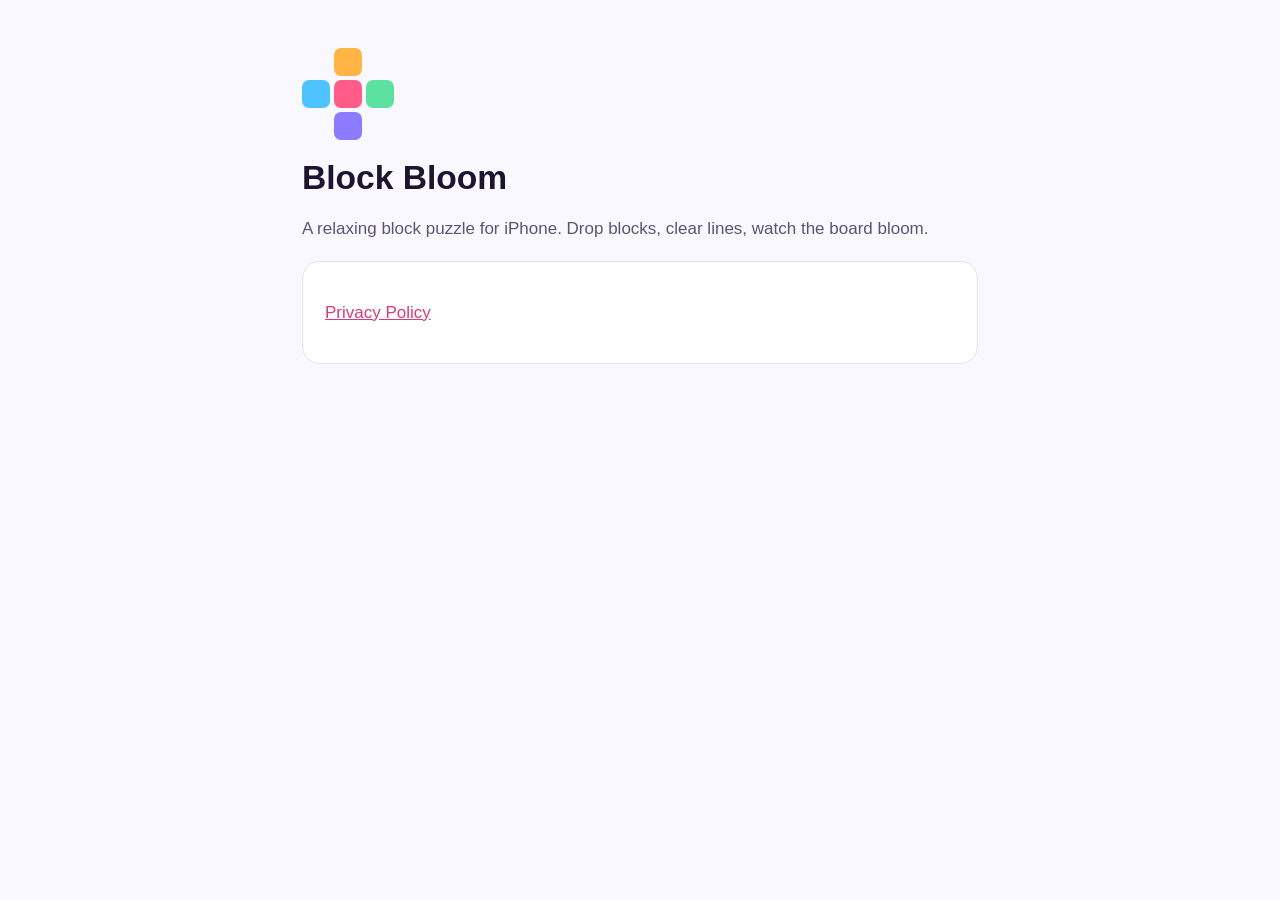
<file: index.html>
<!doctype html>
<html lang="en"><head><meta charset="utf-8"><meta name="viewport" content="width=device-width, initial-scale=1">
<title>Block Bloom</title><link rel="stylesheet" href="/style.css"></head>
<body><main>
<div class="logo" aria-hidden="true"><span></span><span style="background:#ffb443"></span><span></span><span style="background:#4fc3ff"></span><span style="background:#ff5c8a"></span><span style="background:#5ce1a0"></span><span></span><span style="background:#8c7bff"></span><span></span></div>
<h1>Block Bloom</h1>
<p class="muted">A relaxing block puzzle for iPhone. Drop blocks, clear lines, watch the board bloom.</p>
<div class="card">
<p><a href="/block-bloom/privacy/">Privacy Policy</a></p>
</div>
</main></body></html>
</file>
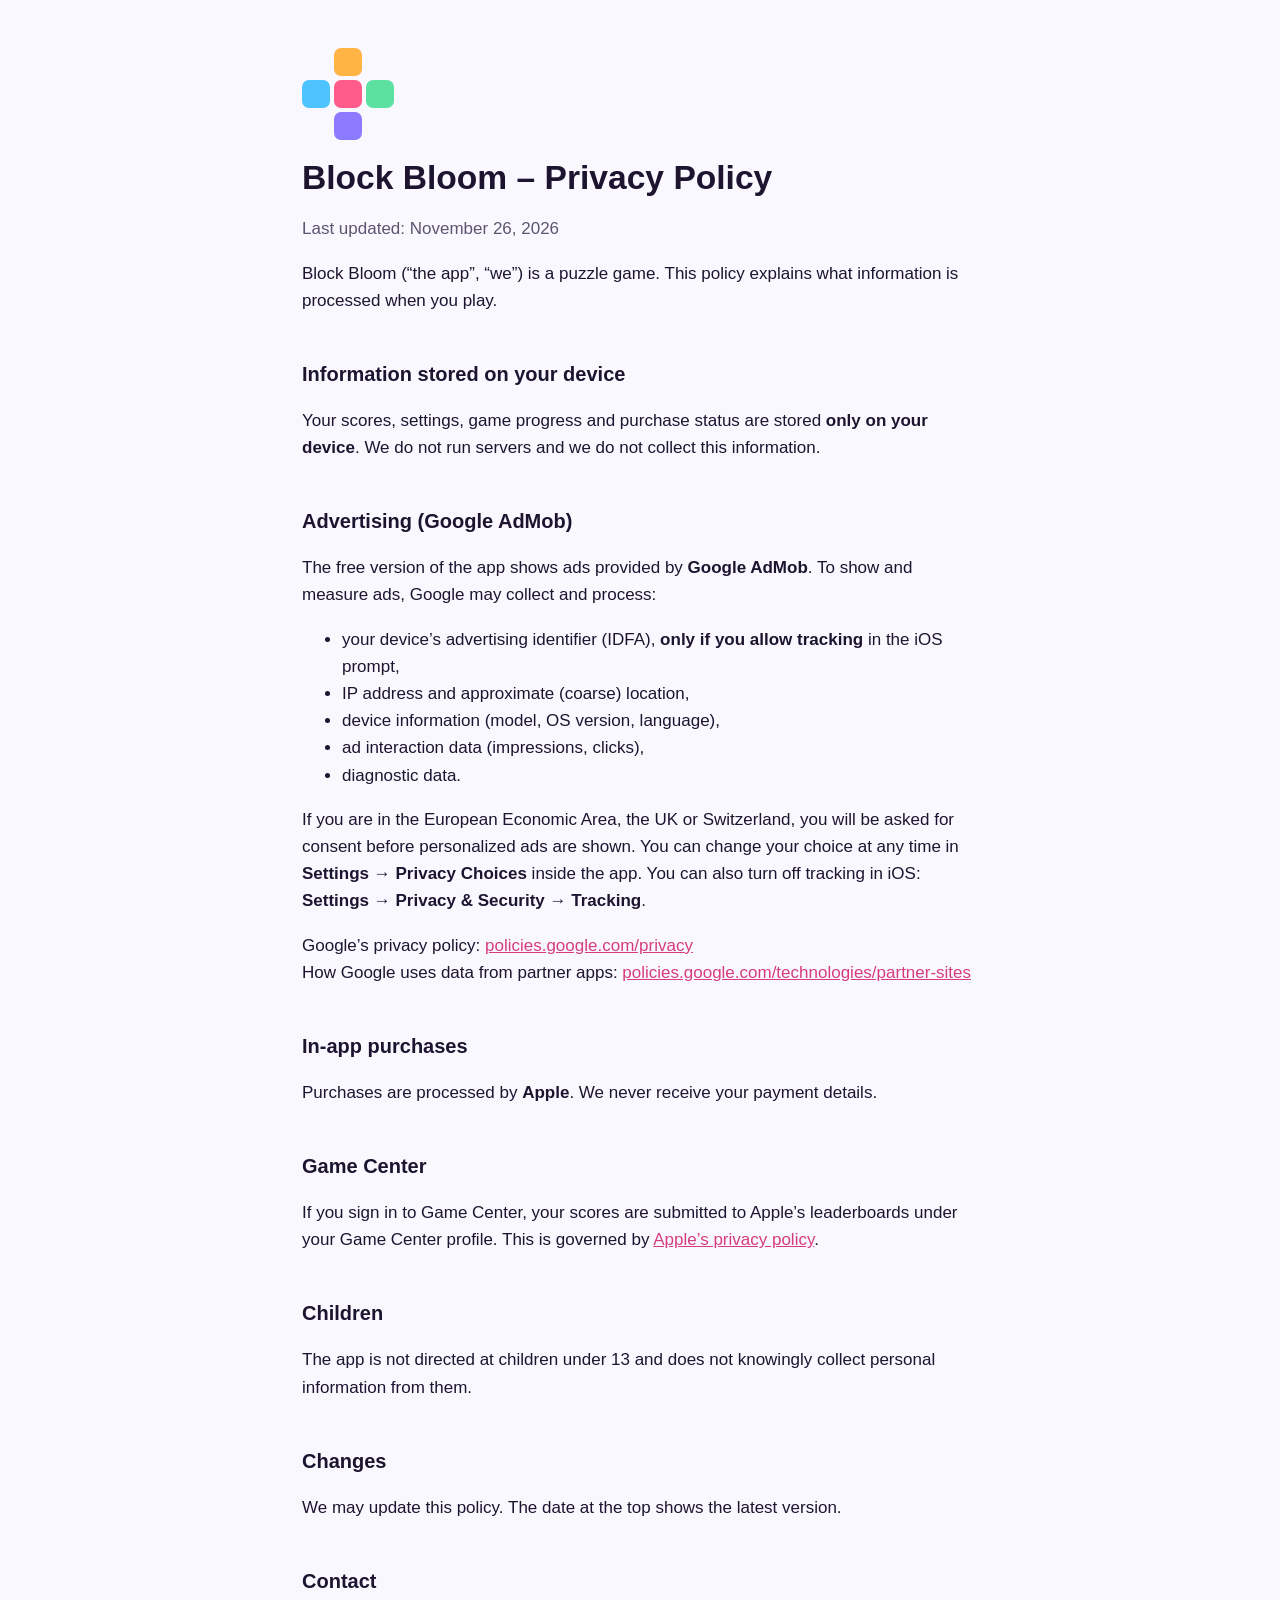
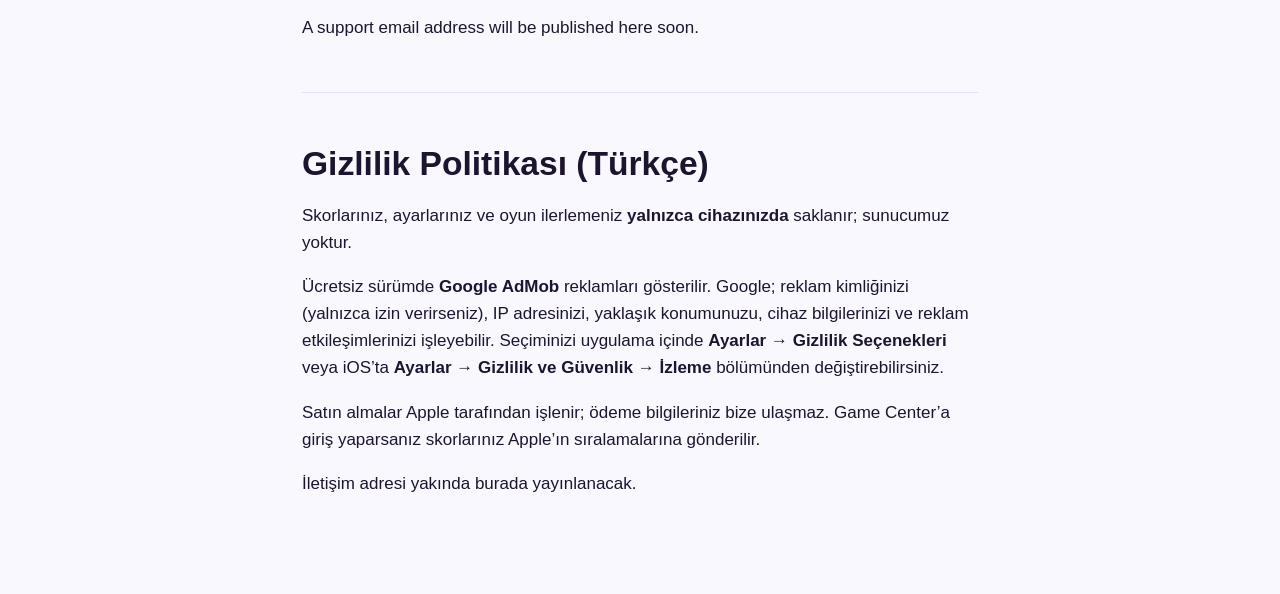
<file: block-bloom/privacy/index.html>
<!doctype html>
<html lang="en"><head><meta charset="utf-8"><meta name="viewport" content="width=device-width, initial-scale=1">
<title>Block Bloom – Privacy Policy</title><link rel="stylesheet" href="/style.css"></head>
<body><main>
<div class="logo" aria-hidden="true"><span></span><span style="background:#ffb443"></span><span></span><span style="background:#4fc3ff"></span><span style="background:#ff5c8a"></span><span style="background:#5ce1a0"></span><span></span><span style="background:#8c7bff"></span><span></span></div>
<h1>Block Bloom – Privacy Policy</h1>
<p class="muted">Last updated: November 26, 2026</p>
<p>Block Bloom (“the app”, “we”) is a puzzle game. This policy explains what information is processed when you play.</p>

<h2>Information stored on your device</h2>
<p>Your scores, settings, game progress and purchase status are stored <strong>only on your device</strong>. We do not run servers and we do not collect this information.</p>

<h2>Advertising (Google AdMob)</h2>
<p>The free version of the app shows ads provided by <strong>Google AdMob</strong>. To show and measure ads, Google may collect and process:</p>
<ul>
<li>your device’s advertising identifier (IDFA), <strong>only if you allow tracking</strong> in the iOS prompt,</li>
<li>IP address and approximate (coarse) location,</li>
<li>device information (model, OS version, language),</li>
<li>ad interaction data (impressions, clicks),</li>
<li>diagnostic data.</li>
</ul>
<p>If you are in the European Economic Area, the UK or Switzerland, you will be asked for consent before personalized ads are shown. You can change your choice at any time in <strong>Settings → Privacy Choices</strong> inside the app. You can also turn off tracking in iOS: <strong>Settings → Privacy &amp; Security → Tracking</strong>.</p>
<p>Google’s privacy policy: <a href="https://policies.google.com/privacy">policies.google.com/privacy</a><br>
How Google uses data from partner apps: <a href="https://policies.google.com/technologies/partner-sites">policies.google.com/technologies/partner-sites</a></p>

<h2>In-app purchases</h2>
<p>Purchases are processed by <strong>Apple</strong>. We never receive your payment details.</p>

<h2>Game Center</h2>
<p>If you sign in to Game Center, your scores are submitted to Apple’s leaderboards under your Game Center profile. This is governed by <a href="https://www.apple.com/legal/privacy/">Apple’s privacy policy</a>.</p>

<h2>Children</h2>
<p>The app is not directed at children under 13 and does not knowingly collect personal information from them.</p>

<h2>Changes</h2>
<p>We may update this policy. The date at the top shows the latest version.</p>

<h2>Contact</h2>
<p>A support email address will be published here soon.</p>

<hr>
<h1 lang="tr">Gizlilik Politikası (Türkçe)</h1>
<div lang="tr">
<p>Skorlarınız, ayarlarınız ve oyun ilerlemeniz <strong>yalnızca cihazınızda</strong> saklanır; sunucumuz yoktur.</p>
<p>Ücretsiz sürümde <strong>Google AdMob</strong> reklamları gösterilir. Google; reklam kimliğinizi (yalnızca izin verirseniz), IP adresinizi, yaklaşık konumunuzu, cihaz bilgilerinizi ve reklam etkileşimlerinizi işleyebilir. Seçiminizi uygulama içinde <strong>Ayarlar → Gizlilik Seçenekleri</strong> veya iOS’ta <strong>Ayarlar → Gizlilik ve Güvenlik → İzleme</strong> bölümünden değiştirebilirsiniz.</p>
<p>Satın almalar Apple tarafından işlenir; ödeme bilgileriniz bize ulaşmaz. Game Center’a giriş yaparsanız skorlarınız Apple’ın sıralamalarına gönderilir.</p>
<p>İletişim adresi yakında burada yayınlanacak.</p>
</div>
</main></body></html>
</file>
<file: style.css>
:root { color-scheme: light dark; --bg:#faf8ff; --fg:#1d1530; --muted:#5d5470; --accent:#d63c7d; --card:#ffffff; --line:#e6e0f2; }
@media (prefers-color-scheme: dark) { :root { --bg:#120a24; --fg:#f2eefa; --muted:#b3a9c9; --accent:#ff7ab6; --card:#1c1236; --line:#2e2450; } }
* { box-sizing: border-box; }
body { margin:0; font: 17px/1.6 -apple-system, BlinkMacSystemFont, "Segoe UI", Roboto, sans-serif; background:var(--bg); color:var(--fg); }
main { max-width: 720px; margin: 0 auto; padding: 48px 22px 80px; }
h1 { font-size: 2.1rem; line-height:1.2; margin: 0 0 6px; }
h2 { font-size: 1.25rem; margin: 2.2em 0 .4em; }
p, li { color: var(--fg); }
.muted { color: var(--muted); }
a { color: var(--accent); }
.logo { display:grid; grid-template-columns: repeat(3, 28px); gap:4px; margin-bottom: 18px; }
.logo span { width:28px; height:28px; border-radius:7px; }
.card { background:var(--card); border:1px solid var(--line); border-radius:18px; padding: 20px 22px; margin: 18px 0; }
hr { border:0; border-top:1px solid var(--line); margin: 3em 0; }
</file>
